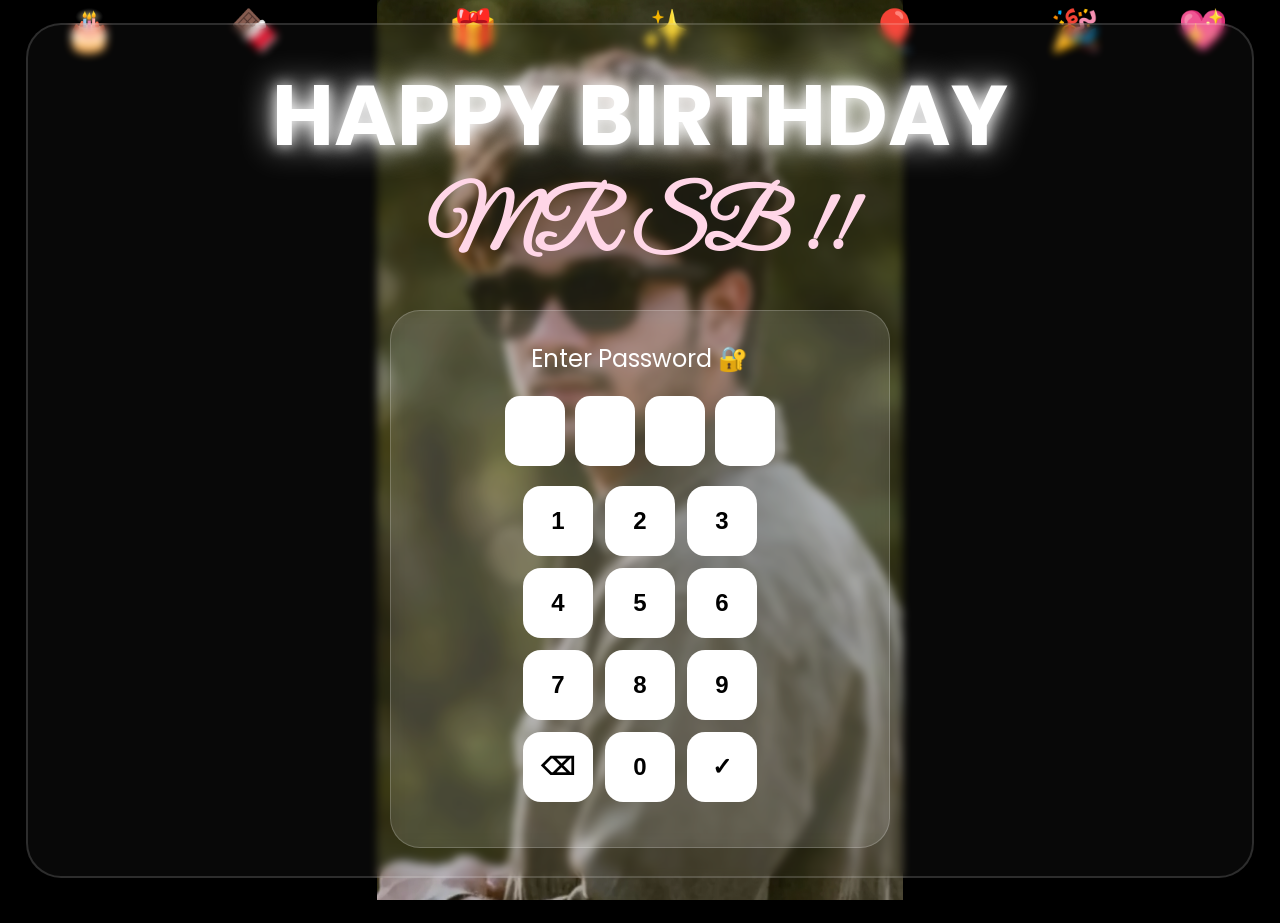
<file: her/index.html>
<!DOCTYPE html>
<html lang="en">
<head>
<meta charset="UTF-8">
<meta name="viewport" content="width=device-width, initial-scale=1.0">

<title>Happy Birthday MR SB</title>

<link rel="preconnect" href="https://fonts.googleapis.com">
<link rel="preconnect" href="https://fonts.gstatic.com" crossorigin>

<link href="https://fonts.googleapis.com/css2?family=Great+Vibes&family=Poppins:wght@300;400;500;600;700;800&display=swap" rel="stylesheet">

<link rel="stylesheet" href="style.css">

</head>
<body>

<!-- Background -->

<div class="bg"></div>
<div class="overlay"></div>

<!-- Floating Emojis -->

<div class="floating">

    <span>🎂</span>
    <span>🍫</span>
    <span>🎁</span>
    <span>✨</span>
    <span>🎈</span>
    <span>🎉</span>
    <span>💖</span>

</div>

<!-- Main Container -->

<div class="container">

    <h1>HAPPY BIRTHDAY</h1>

    <h2>MR SB !!</h2>

    <div class="card">

        <p class="title">
            Enter Password 🔐
        </p>

        <!-- Password Boxes -->

        <div class="otp">

            <input class="box" readonly>
            <input class="box" readonly>
            <input class="box" readonly>
            <input class="box" readonly>

        </div>

        <!-- Keypad -->

        <div class="keypad">

            <button onclick="addDigit('1')">1</button>
            <button onclick="addDigit('2')">2</button>
            <button onclick="addDigit('3')">3</button>

            <button onclick="addDigit('4')">4</button>
            <button onclick="addDigit('5')">5</button>
            <button onclick="addDigit('6')">6</button>

            <button onclick="addDigit('7')">7</button>
            <button onclick="addDigit('8')">8</button>
            <button onclick="addDigit('9')">9</button>

            <button onclick="removeDigit()">⌫</button>
            <button onclick="addDigit('0')">0</button>
            <button onclick="checkPassword()">✓</button>

        </div>

        <p id="result"></p>

    </div>

</div>

<!-- Teddy Section -->

<div id="teddySection">

    <img
        src="teddy.png.png"
        alt="Teddy"
        class="teddy"
    >

    <div class="bubble">

        <p id="typewriter"></p>

        <button id="nextBtn">
            🎁 Let's Go
        </button>

    </div>

</div>

<!-- Sounds -->

<audio id="bgMusic" loop>
    <source src="sounds/bg-music.mp3" type="audio/mpeg">
</audio>

<audio id="keySound">
    <source src="sounds/key.mp3" type="audio/mpeg">
</audio>

<audio id="successSound">
    <source src="sounds/success.mp3.wav" type="audio/wav">
</audio>

<audio id="typingSound">
    <source src="sounds/typing.wav" type="audio/wav">
</audio>

<script src="script.js"></script>

</body>
</html>
</file>
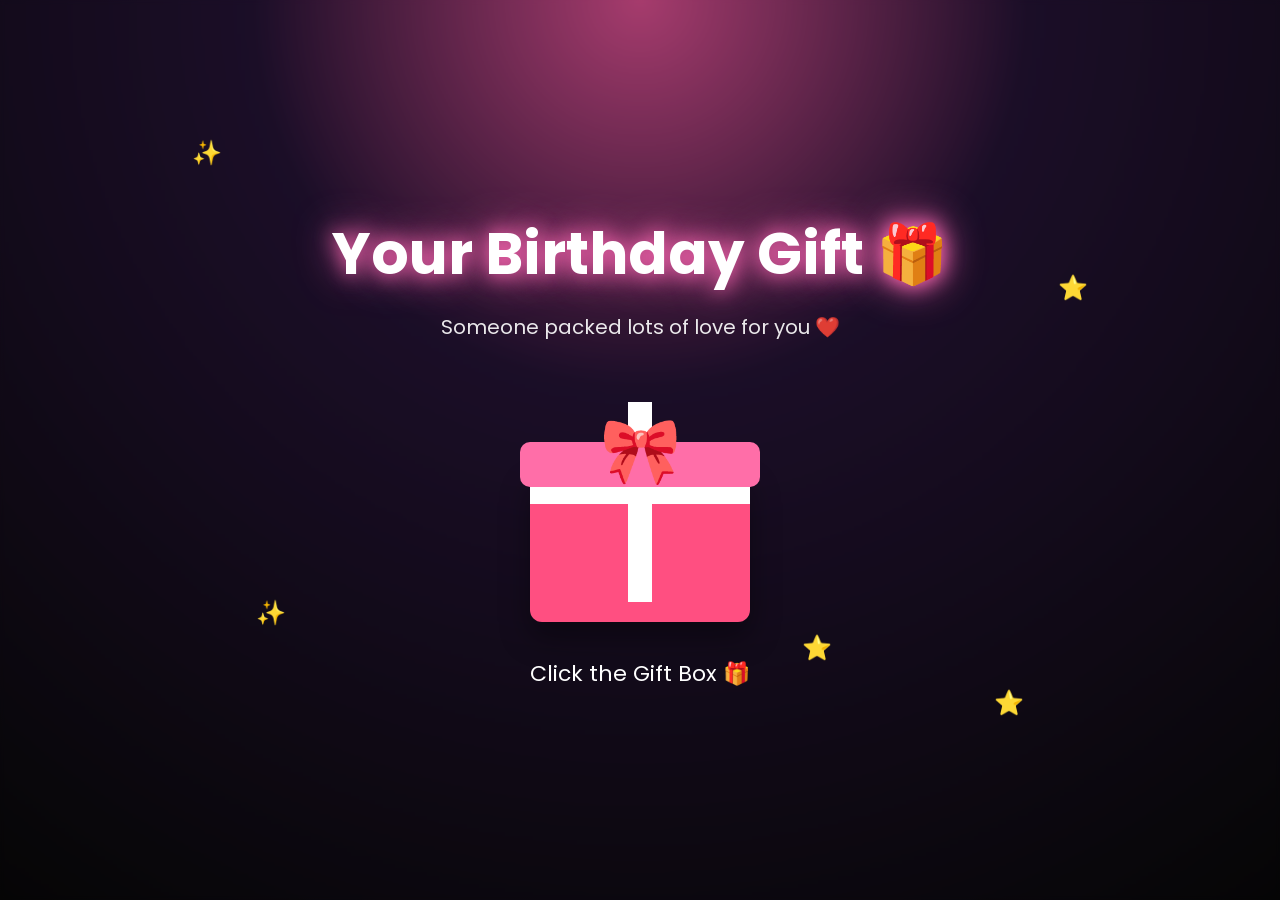
<file: her/gift/gift.html>
<!DOCTYPE html>
<html lang="en">

<head>

<meta charset="UTF-8">
<meta name="viewport" content="width=device-width, initial-scale=1.0">

<title>Your Birthday Gift</title>

<link rel="preconnect" href="https://fonts.googleapis.com">
<link rel="preconnect" href="https://fonts.gstatic.com" crossorigin>

<link href="https://fonts.googleapis.com/css2?family=Poppins:wght@300;400;600;700&display=swap" rel="stylesheet">

<link rel="stylesheet" href="gift.css">

</head>

<body>

<!-- Background -->

<div class="background"></div>
<div class="overlay"></div>

<!-- Hearts -->

<div class="hearts">

<span>💖</span>
<span>💕</span>
<span>💗</span>
<span>💘</span>
<span>❤️</span>
<span>💝</span>

</div>

<!-- Sparkles -->

<div class="sparkles">

<span>✨</span>
<span>⭐</span>
<span>✨</span>
<span>⭐</span>
<span>✨</span>
<span>⭐</span>

</div>

<!-- Confetti -->

<div id="confetti"></div>

<!-- Main -->

<div class="container">

<h1>Your Birthday Gift 🎁</h1>

<p class="subtitle">

Someone packed lots of love for you ❤️

</p>

<!-- Gift Box -->

<div id="giftBox">

<div class="lid"></div>

<div class="box"></div>

<div class="ribbon-v"></div>

<div class="ribbon-h"></div>

</div>

<p id="clickText">

Click the Gift Box 🎁

</p>

<!-- Cake -->

<div id="cakeSection">

<img src="cake.png" class="cake">

</div>

<!-- Teddy -->

<div id="teddySection">

<img src="../teddy.png.png" class="teddy">

<div class="bubble">

<p id="message"></p>

<button id="nextBtn">

💌 Continue

</button>

</div>

</div>

</div>

<!-- Sounds -->

<audio id="openSound">

<source src="../sounds/success.mp3.wav">

</audio>

<audio id="bgMusic" loop>

<source src="../sounds/bg-music.mp3">

</audio>

<audio id="typing">

<source src="../sounds/typing.wav">

</audio>

<script src="gift.js"></script>

</body>

</html>
</file>
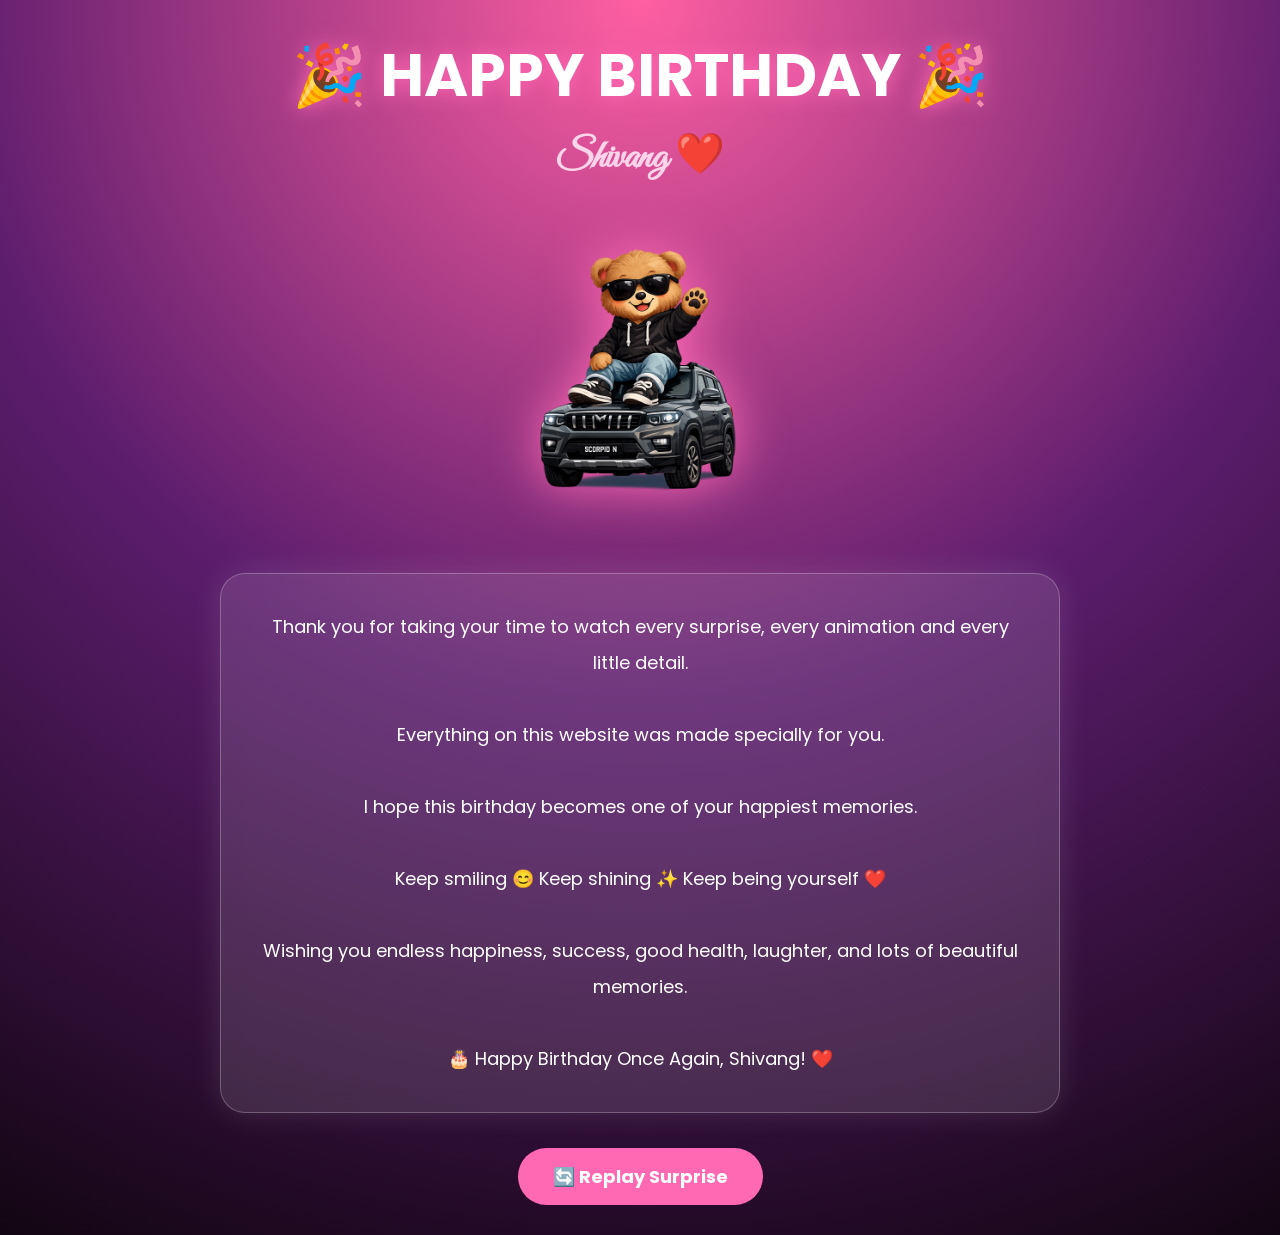
<file: her/memories/final.html>
<!DOCTYPE html>
<html lang="en">

<head>

    <meta charset="UTF-8">
    <meta name="viewport" content="width=device-width, initial-scale=1.0">

    <title>Happy Birthday Shivang ❤️</title>

    <link rel="preconnect" href="https://fonts.googleapis.com">

    <link href="https://fonts.googleapis.com/css2?family=Poppins:wght@300;400;600;700;800&family=Great+Vibes&display=swap" rel="stylesheet">

    <link rel="stylesheet" href="final.css">

</head>

<body>

    <!-- Background Music -->

    <audio id="bgMusic" autoplay loop>
        <source src="../sounds/bg-music.mp3" type="audio/mpeg">
    </audio>

    <!-- Floating Hearts -->

    <div class="hearts">

        <span>❤️</span>
        <span>💖</span>
        <span>💕</span>
        <span>💗</span>
        <span>💝</span>
        <span>🎈</span>
        <span>✨</span>
        <span>🎂</span>

    </div>

    <!-- Main Container -->

    <div class="container">

        <h1>🎉 HAPPY BIRTHDAY 🎉</h1>

        <h2>Shivang ❤️</h2>

        <img src="../teddy.png.png" class="teddy" alt="Teddy">

        <div class="message">

            <p>

                Thank you for taking your time to watch every surprise,
                every animation and every little detail.

                <br><br>

                Everything on this website was made specially for you.

                <br><br>

                I hope this birthday becomes one of your happiest memories.

                <br><br>

                Keep smiling 😊
                Keep shining ✨
                Keep being yourself ❤️

                <br><br>

                Wishing you endless happiness,
                success,
                good health,
                laughter,
                and lots of beautiful memories.

                <br><br>

                🎂 Happy Birthday Once Again, Shivang! ❤️

            </p>

        </div>

        <button id="replayBtn">

            🔄 Replay Surprise

        </button>

    </div>

    <script src="final.js"></script>

</body>

</html>
</file>
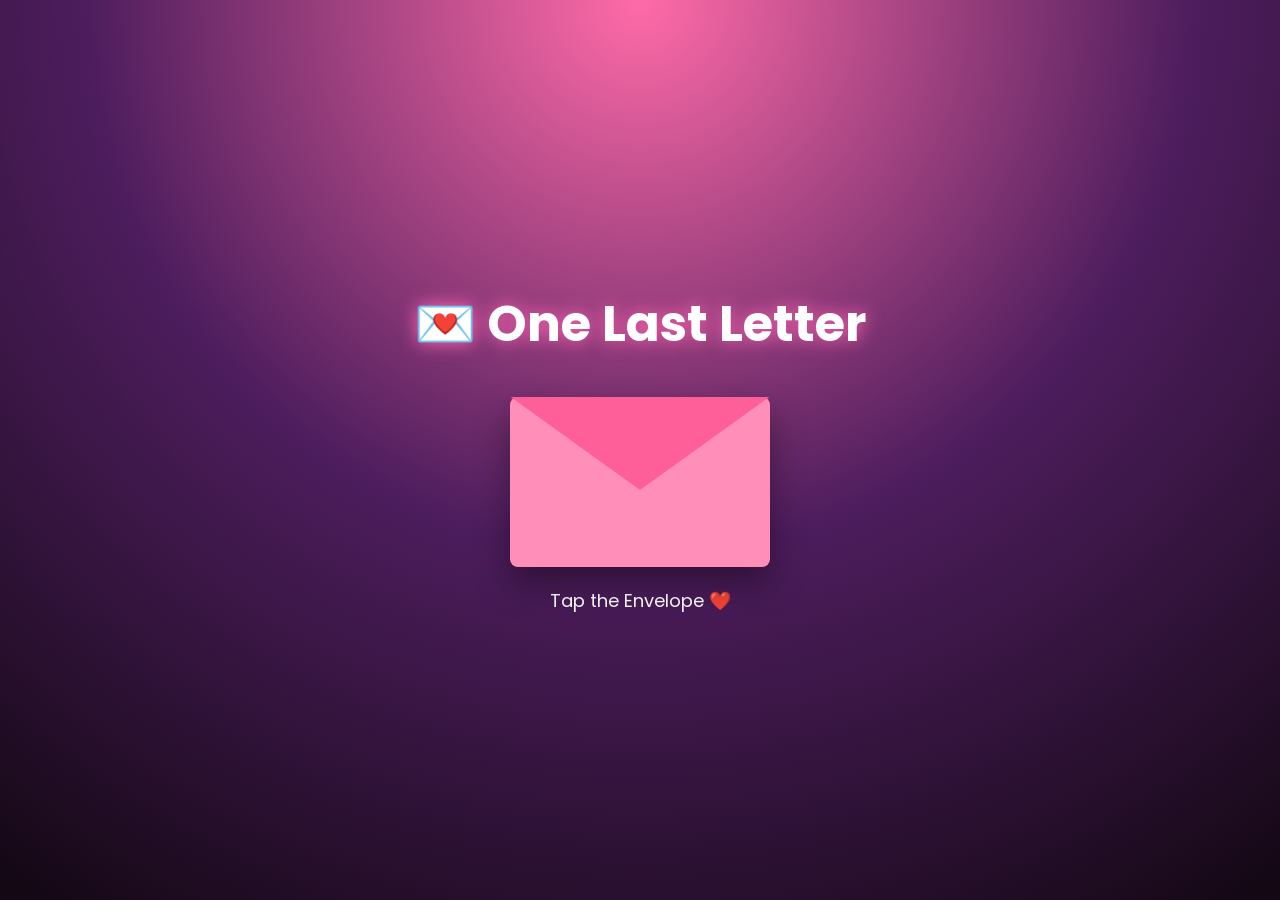
<file: her/memories/letter.html>
<!DOCTYPE html>
<html lang="en">

<head>

<meta charset="UTF-8">
<meta name="viewport" content="width=device-width, initial-scale=1.0">

<title>A Letter For You ❤️</title>

<link rel="preconnect" href="https://fonts.googleapis.com">

<link href="https://fonts.googleapis.com/css2?family=Poppins:wght@300;400;600;700&family=Dancing+Script:wght@700&display=swap" rel="stylesheet">

<link rel="stylesheet" href="letter.css">

</head>

<body>

<div class="background"></div>

<div class="hearts">

<span>💖</span>
<span>💕</span>
<span>❤️</span>
<span>💝</span>
<span>✨</span>
<span>🎈</span>

</div>

<div class="container">

<h1>💌 One Last Letter</h1>

<div id="envelope" class="envelope">

<div class="top"></div>

<div class="body"></div>

</div>

<p class="clickText">
Tap the Envelope ❤️
</p>

<div id="letter" class="letter">

<h2>Dear Shivang ❤️</h2>

<p id="letterText"></p>

<button id="continueBtn">

Continue 🎥

</button>

</div>

</div>

<script src="letter.js"></script>

</body>

</html>
</file>
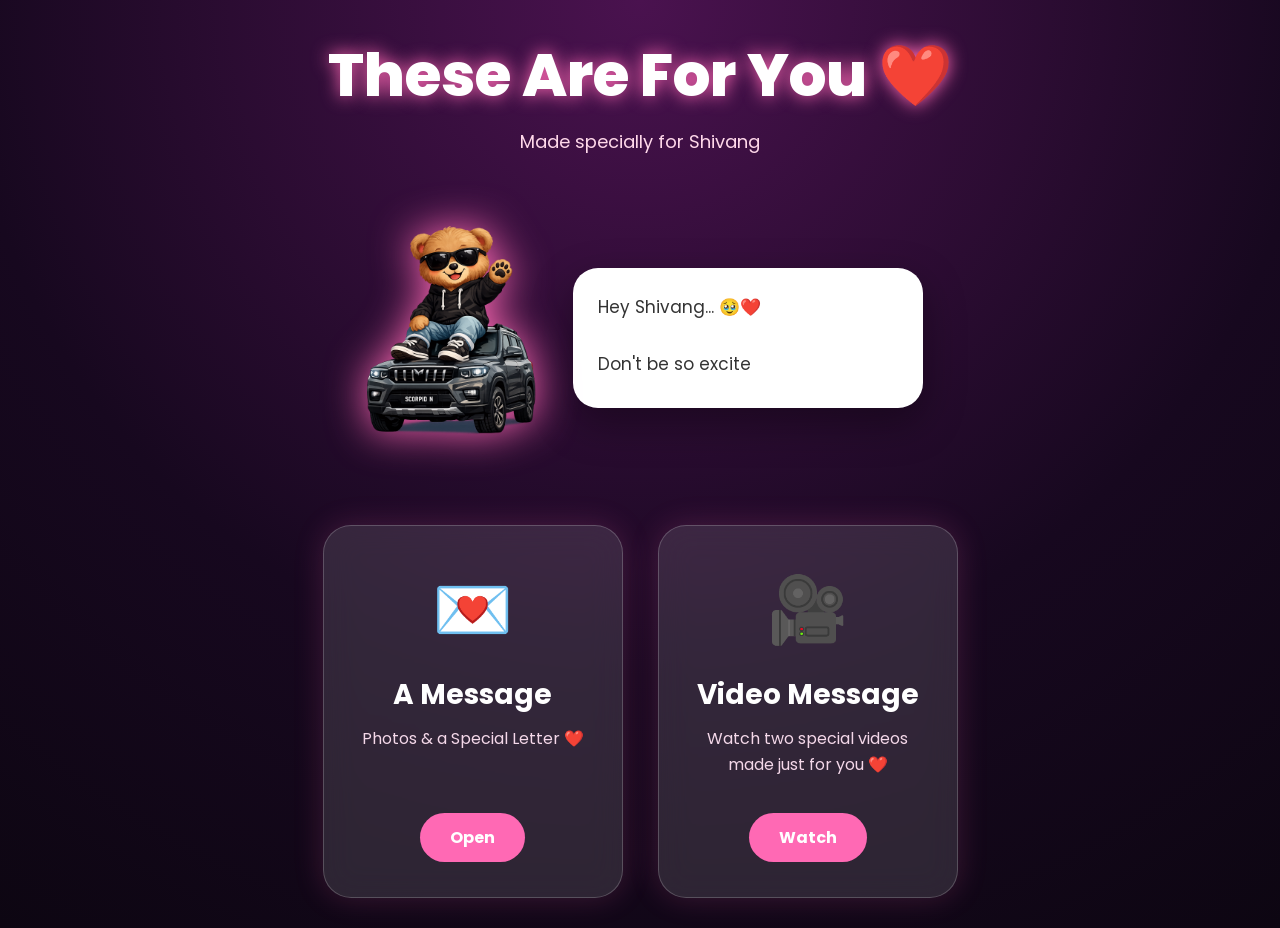
<file: her/memories/memories.html>
<!DOCTYPE html>
<html lang="en">

<head>

<meta charset="UTF-8">
<meta name="viewport" content="width=device-width, initial-scale=1.0">

<title>These Are For You ❤️</title>

<link rel="preconnect" href="https://fonts.googleapis.com">
<link rel="preconnect" href="https://fonts.gstatic.com" crossorigin>

<link href="https://fonts.googleapis.com/css2?family=Poppins:wght@300;400;500;600;700;800&family=Great+Vibes&display=swap" rel="stylesheet">

<link rel="stylesheet" href="memories.css">

</head>

<body>

<!-- Background Music -->

<audio id="bgMusic" autoplay loop>
    <source src="../sounds/bg-music.mp3" type="audio/mpeg">
</audio>

<audio id="typingSound">
    <source src="../sounds/typing.wav" type="audio/wav">
</audio>

<!-- Floating Hearts -->

<div class="floating">

<span>💖</span>
<span>🎈</span>
<span>✨</span>
<span>🎁</span>
<span>💝</span>
<span>💖</span>
<span>🎂</span>
<span>❤️</span>

</div>

<!-- Main Container -->

<div class="container">

<h1>These Are For You ❤️</h1>

<h2>
Made specially for Shivang
</h2>

<!-- Teddy -->

<div class="teddyArea">

<img
src="../teddy.png.png"
class="teddy">

<div class="bubble">

<p id="typingText"></p>

</div>

</div>

<!-- Cards -->

<div class="cards">

<div class="card" id="messageCard">

<div class="emoji">
💌
</div>

<h3>
A Message
</h3>

<p>
Photos & a Special Letter ❤️
</p>

<button>

Open

</button>

</div>

<div class="card" id="videoCard">

<div class="emoji">
🎥
</div>

<h3>
Video Message
</h3>

<p>
Watch two special videos
made just for you ❤️
</p>

<button>

Watch

</button>

</div>

</div>

</div>

<script src="memories.js"></script>

</body>

</html>
</file>
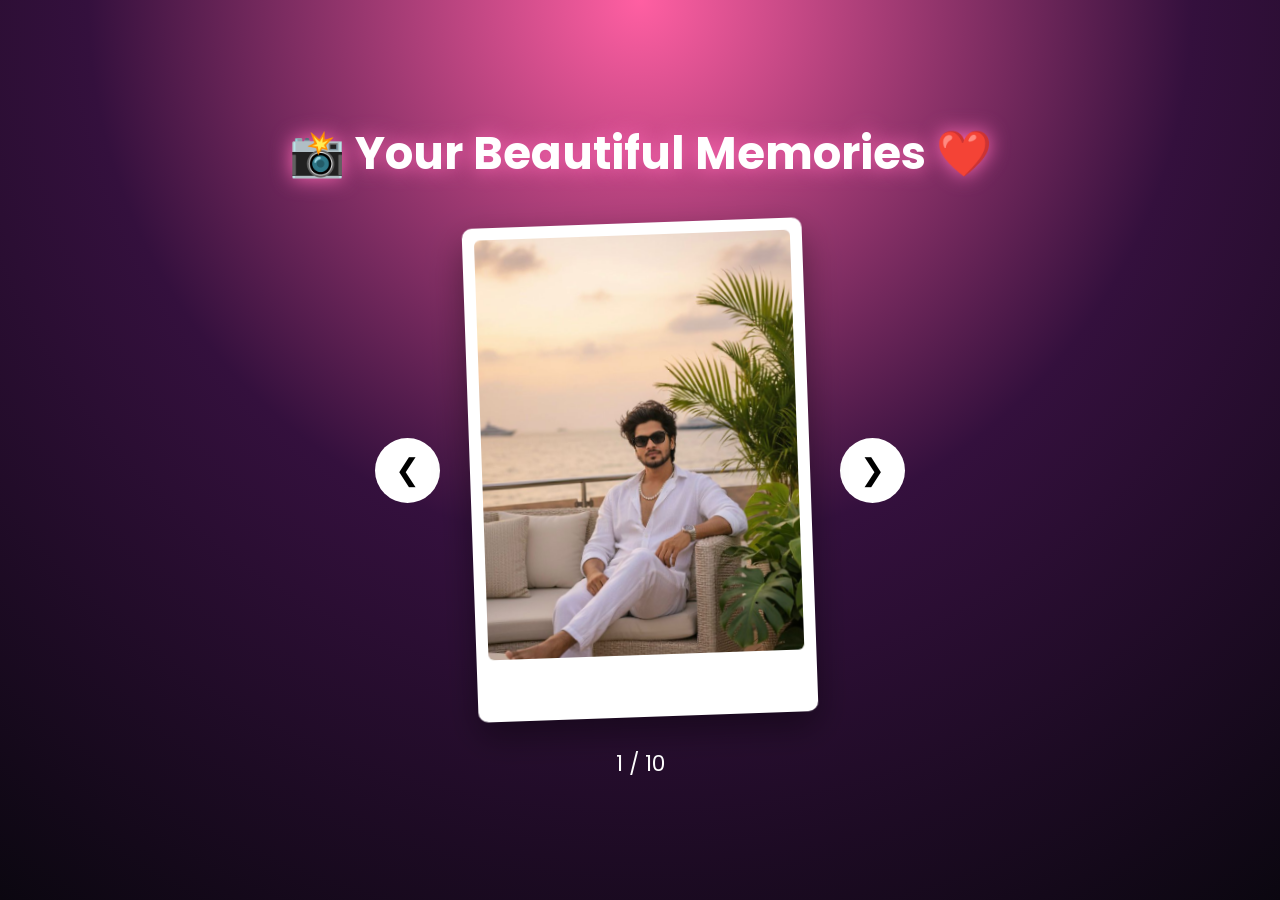
<file: her/memories/photos.html>
<!DOCTYPE html>
<html lang="en">

<head>

    <meta charset="UTF-8">
    <meta name="viewport" content="width=device-width, initial-scale=1.0">

    <title>Our Memories ❤️</title>

    <link rel="preconnect" href="https://fonts.googleapis.com">

    <link href="https://fonts.googleapis.com/css2?family=Poppins:wght@300;400;600;700&display=swap" rel="stylesheet">

    <link rel="stylesheet" href="photos.css">

</head>

<body>

    <!-- Background -->
    <div class="background"></div>

    <!-- Floating Hearts -->
    <div class="hearts">

        <span>💖</span>
        <span>💕</span>
        <span>💗</span>
        <span>💘</span>
        <span>❤️</span>
        <span>💝</span>
        <span>🎈</span>

    </div>

    <!-- Main Container -->
    <div class="container">

        <h1>📸 Your Beautiful Memories ❤️</h1>

        <div class="photoBox">

            <button id="prevBtn">❮</button>

            <div class="photoFrame">

                <img id="photo" src="photo1.jpg.jpeg" alt="Memory">

            </div>

            <button id="nextBtn">❯</button>

        </div>

        <p id="counter">1 / 10</p>

    </div>

    <script src="photos.js"></script>

</body>

</html>
</file>
<file: her/style.css>
*{
    margin:0;
    padding:0;
    box-sizing:border-box;
}

body{
    font-family:'Poppins',sans-serif;
    min-height:100vh;
    overflow:hidden;
    background:#000;
}

/* Background Photo */

.bg{
    position:fixed;
    inset:0;

    background:url("shivang.jpg.jpeg");
    background-size:contain;
    background-repeat:no-repeat;
    background-position:center center;

    background-color:#000;
}

/* Glass Overlay */

.overlay{
    position:fixed;
    inset:0;

    background:rgba(0,0,0,0.25);
}

/* Floating Emojis */

.floating{
    position:fixed;
    inset:0;
    pointer-events:none;
    z-index:2;
}

.floating span{
    position:absolute;
    font-size:40px;
    animation:floatUp 12s linear infinite;
}

.floating span:nth-child(1){
    left:5%;
    animation-delay:0s;
}

.floating span:nth-child(2){
    left:18%;
    animation-delay:2s;
}

.floating span:nth-child(3){
    left:35%;
    animation-delay:4s;
}

.floating span:nth-child(4){
    left:50%;
    animation-delay:1s;
}

.floating span:nth-child(5){
    left:68%;
    animation-delay:5s;
}

.floating span:nth-child(6){
    left:82%;
    animation-delay:3s;
}

.floating span:nth-child(7){
    left:92%;
    animation-delay:6s;
}

@keyframes floatUp{

    0%{
        transform:translateY(100vh) rotate(0deg);
        opacity:0;
    }

    15%{
        opacity:1;
    }

    100%{
        transform:translateY(-150px) rotate(360deg);
        opacity:0;
    }
}

/* Main Container */

.container{

    position:relative;
    z-index:10;

    width:96%;
    height:95vh;

    margin:2.5vh auto;

    border-radius:35px;

    border:2px solid rgba(255,255,255,0.15);

    background:rgba(255,255,255,0.03);

    backdrop-filter:blur(4px);

    display:flex;
    flex-direction:column;
    justify-content:center;
    align-items:center;

    text-align:center;
}

/* Heading */

h1{

    font-size:85px;
    color:white;

    text-shadow:
    0 0 15px white,
    0 0 35px white;

    animation:glow 2s infinite alternate;
}

@keyframes glow{

    from{

        text-shadow:
        0 0 10px white,
        0 0 20px pink;
    }

    to{

        text-shadow:
        0 0 20px white,
        0 0 40px hotpink,
        0 0 60px hotpink;
    }
}

h2{

    font-family:'Great Vibes',cursive;

    font-size:80px;

    color:#ffd6e7;

    margin-bottom:30px;
}

/* Card */

.card{

    width:90%;
    max-width:500px;

    background:rgba(255,255,255,0.12);

    backdrop-filter:blur(10px);

    border-radius:30px;

    padding:30px;

    border:1px solid rgba(255,255,255,.2);
}

.title{

    color:white;

    font-size:24px;

    margin-bottom:20px;
}

/* OTP */

.otp{

    display:flex;
    justify-content:center;
    gap:10px;

    margin-bottom:20px;
}

.box{

    width:60px;
    height:70px;

    border:none;

    border-radius:15px;

    text-align:center;

    font-size:30px;

    font-weight:bold;

    background:white;
}

/* Keypad */

.keypad{

    display:grid;

    grid-template-columns:repeat(3,70px);

    gap:12px;

    justify-content:center;
}

.keypad button{

    width:70px;
    height:70px;

    border:none;

    border-radius:18px;

    background:white;

    font-size:24px;

    font-weight:700;

    cursor:pointer;

    transition:.3s;
}

.keypad button:hover{

    transform:scale(1.05);
}

/* Result */

#result{

    color:white;

    margin-top:15px;

    font-weight:600;
}

/* Teddy Section */

#teddySection{

    display:none;

    position:fixed;

    bottom:20px;

    left:50%;

    transform:translateX(-50%);

    z-index:100;

    align-items:flex-end;

    gap:20px;
}

.teddy{

    width:280px;

    animation:bounce 2s infinite;
}

@keyframes bounce{

    0%,100%{
        transform:translateY(0);
    }

    50%{
        transform:translateY(-15px);
    }
}

.bubble{

    width:340px;

    background:white;

    border-radius:20px;

    padding:20px;

    box-shadow:0 10px 25px rgba(0,0,0,.25);
}

#typewriter{

    min-height:120px;

    color:#333;

    line-height:1.6;
}

#nextBtn{

    display:none;

    margin-top:15px;

    padding:12px 20px;

    border:none;

    border-radius:30px;

    background:#ff5f9e;

    color:white;

    cursor:pointer;

    font-weight:bold;
}

/* Mobile */

@media(max-width:768px){

    h1{
        font-size:40px;
    }

    h2{
        font-size:45px;
    }

    .card{
        width:95%;
        padding:20px;
    }

    .box{
        width:45px;
        height:55px;
    }

    .keypad{
        grid-template-columns:repeat(3,55px);
    }

    .keypad button{
        width:55px;
        height:55px;
        font-size:20px;
    }

    .teddy{
        width:150px;
    }

    .bubble{
        width:220px;
    }
}
</file>
<file: her/gift/gift.css>
/* ===========================
   RESET
=========================== */

*{
    margin:0;
    padding:0;
    box-sizing:border-box;
}

body{

    font-family:'Poppins',sans-serif;

    overflow:hidden;

    height:100vh;

    display:flex;
    justify-content:center;
    align-items:center;

    background:#090909;

}

/* ===========================
   BACKGROUND
=========================== */

.background{

    position:fixed;
    inset:0;

    background:
    radial-gradient(circle at top,#ff5ca8 0%,#2a163d 35%,#090909 100%);

    z-index:-3;

}

.overlay{

    position:fixed;
    inset:0;

    background:rgba(0,0,0,.35);

    backdrop-filter:blur(2px);

    z-index:-2;

}

/* ===========================
   MAIN CONTAINER
=========================== */

.container{

    width:100%;
    height:100vh;

    display:flex;
    flex-direction:column;

    justify-content:center;
    align-items:center;

    text-align:center;

}

h1{

    color:white;

    font-size:58px;

    font-weight:700;

    text-shadow:
    0 0 20px hotpink,
    0 0 40px hotpink;

}

.subtitle{

    color:white;

    margin-top:15px;

    font-size:20px;

    opacity:.9;

    margin-bottom:60px;

}

/* ===========================
   GIFT BOX
=========================== */

#giftBox{

    position:relative;

    width:220px;

    height:220px;

    cursor:pointer;

    animation:giftShake 2s infinite;

}

.box{

    position:absolute;

    bottom:0;

    width:220px;

    height:150px;

    background:#ff4f81;

    border-radius:12px;

    box-shadow:
    0 15px 30px rgba(0,0,0,.4);

}

.lid{

    position:absolute;

    top:40px;

    width:240px;

    left:-10px;

    height:45px;

    background:#ff6ea8;

    border-radius:10px;

    transition:1s;

    z-index:5;

}

.ribbon-v{

    position:absolute;

    left:98px;

    width:24px;

    height:200px;

    background:white;

    z-index:3;

}

.ribbon-h{

    position:absolute;

    top:82px;

    width:220px;

    height:20px;

    background:white;

    z-index:3;

}

#giftBox::before{

    content:"🎀";

    position:absolute;

    top:0;

    left:50%;

    transform:translateX(-50%);

    font-size:65px;

    z-index:10;

}

/* ===========================
   CLICK TEXT
=========================== */

#clickText{

    color:white;

    margin-top:35px;

    font-size:22px;

    animation:blink 1.5s infinite;

}

/* ===========================
   ANIMATIONS
=========================== */

@keyframes blink{

    50%{

        opacity:.4;

    }

}

@keyframes giftShake{

    0%,100%{

        transform:rotate(0deg);

    }

    20%{

        transform:rotate(-5deg);

    }

    40%{

        transform:rotate(5deg);

    }

    60%{

        transform:rotate(-3deg);

    }

    80%{

        transform:rotate(3deg);

    }

}
/* ===========================
   CAKE SECTION
=========================== */

#cakeSection{

    display:none;

    margin-top:40px;

    animation:cakeAppear 1.2s ease forwards;

}

.cake{

    width:280px;
    max-width:80vw;

    filter:
    drop-shadow(0 0 20px #ffb6d9)
    drop-shadow(0 0 45px #ff69b4);

    animation:
    cakeBounce 2s infinite;
}

@keyframes cakeAppear{

    0%{

        opacity:0;
        transform:scale(.2) translateY(200px);

    }

    100%{

        opacity:1;
        transform:scale(1) translateY(0);

    }

}

@keyframes cakeBounce{

    0%,100%{

        transform:translateY(0);

    }

    50%{

        transform:translateY(-12px);

    }

}

/* ===========================
   TEDDY SECTION
=========================== */

#teddySection{

    display:none;

    margin-top:30px;

    align-items:center;

    justify-content:center;

    gap:25px;

    animation:teddyEntry 1s ease;

}

.teddy{

    width:220px;

    animation:
    teddyWave 2.5s infinite;

}

@keyframes teddyEntry{

    from{

        opacity:0;

        transform:
        translateX(-250px);

    }

    to{

        opacity:1;

        transform:
        translateX(0);

    }

}

@keyframes teddyWave{

    0%,100%{

        transform:rotate(0deg);

    }

    25%{

        transform:rotate(-5deg);

    }

    75%{

        transform:rotate(5deg);

    }

}

/* ===========================
   SPEECH BUBBLE
=========================== */

.bubble{

    width:320px;

    background:white;

    padding:22px;

    border-radius:20px;

    box-shadow:
    0 15px 30px rgba(0,0,0,.3);

    animation:bubblePop .8s ease;

}

.bubble p{

    color:#333;

    font-size:18px;

    line-height:1.6;

    min-height:90px;

}

@keyframes bubblePop{

    from{

        transform:scale(0);

        opacity:0;

    }

    to{

        transform:scale(1);

        opacity:1;

    }

}

/* ===========================
   BUTTON
=========================== */

#nextBtn{

    margin-top:20px;

    padding:14px 30px;

    border:none;

    border-radius:35px;

    background:#ff4f81;

    color:white;

    font-size:17px;

    font-weight:700;

    cursor:pointer;

    transition:.35s;

    display:none;

}

#nextBtn:hover{

    transform:scale(1.08);

    background:#ff2d6f;

}

/* ===========================
   HEARTS
=========================== */

.hearts{

    position:fixed;

    inset:0;

    pointer-events:none;

    overflow:hidden;

}

.hearts span{

    position:absolute;

    bottom:-100px;

    font-size:28px;

    animation:heartFloat 8s linear infinite;

}

.hearts span:nth-child(1){left:8%;animation-delay:0s;}
.hearts span:nth-child(2){left:22%;animation-delay:1s;}
.hearts span:nth-child(3){left:40%;animation-delay:2s;}
.hearts span:nth-child(4){left:58%;animation-delay:3s;}
.hearts span:nth-child(5){left:74%;animation-delay:4s;}
.hearts span:nth-child(6){left:90%;animation-delay:5s;}

@keyframes heartFloat{

    0%{

        transform:
        translateY(0) scale(.5);

        opacity:0;

    }

    20%{

        opacity:1;

    }

    100%{

        transform:
        translateY(-120vh)
        rotate(360deg)
        scale(1.2);

        opacity:0;

    }

}

/* ===========================
   SPARKLES
=========================== */

.sparkles{

    position:fixed;

    inset:0;

    pointer-events:none;

}

.sparkles span{

    position:absolute;

    font-size:24px;

    animation:sparkle 2s infinite alternate;

}

.sparkles span:nth-child(1){top:15%;left:15%;}
.sparkles span:nth-child(2){top:30%;right:15%;}
.sparkles span:nth-child(3){bottom:30%;left:20%;}
.sparkles span:nth-child(4){bottom:20%;right:20%;}
.sparkles span:nth-child(5){top:55%;left:50%;}
.sparkles span:nth-child(6){top:70%;right:35%;}

@keyframes sparkle{

    from{

        opacity:.4;

        transform:scale(.8);

    }

    to{

        opacity:1;

        transform:scale(1.4);

    }

}

/* ===========================
   CONFETTI
=========================== */

#confetti{

    position:fixed;

    inset:0;

    pointer-events:none;

    overflow:hidden;

}

/* ===========================
   MOBILE RESPONSIVE
=========================== */

@media (max-width:768px){

    body{
        overflow-y:auto;
    }

    .container{
        padding:30px 15px;
        height:auto;
        min-height:100vh;
    }

    h1{
        font-size:34px;
        line-height:1.2;
    }

    .subtitle{
        font-size:16px;
        margin-bottom:30px;
    }

    #giftBox{
        transform:scale(.75);
    }

    .cake{
        width:220px;
        max-width:90%;
    }

    #teddySection{
        flex-direction:column;
        gap:20px;
    }

    .teddy{
        width:180px;
    }

    .bubble{
        width:95%;
        max-width:350px;
        padding:18px;
    }

    .bubble p{
        font-size:16px;
    }

    #nextBtn{
        width:100%;
    }

}

@keyframes fall{

    from{

        transform:
        translateY(-50px)
        rotate(0deg);

        opacity:1;

    }

    to{

        transform:
        translateY(120vh)
        rotate(720deg);

        opacity:0;

    }

}
</file>
<file: her/memories/final.css>
*{
    margin:0;
    padding:0;
    box-sizing:border-box;
    font-family:'Poppins',sans-serif;
}

body{

    min-height:100vh;
    overflow:hidden;

    display:flex;
    justify-content:center;
    align-items:center;

    background:radial-gradient(circle at top,#ff5fa2,#5c1d6d,#120512);

    position:relative;

}

/* Floating Hearts */

.hearts{

    position:fixed;
    inset:0;

    pointer-events:none;
    overflow:hidden;

}

.hearts span{

    position:absolute;

    bottom:-100px;

    font-size:28px;

    animation:float 10s linear infinite;

}

.hearts span:nth-child(1){left:5%;animation-delay:0s;}
.hearts span:nth-child(2){left:18%;animation-delay:2s;}
.hearts span:nth-child(3){left:30%;animation-delay:5s;}
.hearts span:nth-child(4){left:45%;animation-delay:1s;}
.hearts span:nth-child(5){left:60%;animation-delay:4s;}
.hearts span:nth-child(6){left:75%;animation-delay:3s;}
.hearts span:nth-child(7){left:88%;animation-delay:6s;}
.hearts span:nth-child(8){left:96%;animation-delay:2s;}

@keyframes float{

0%{

transform:translateY(0) rotate(0deg);
opacity:0;

}

20%{

opacity:1;

}

100%{

transform:translateY(-120vh) rotate(360deg);
opacity:0;

}

}

/* Container */

.container{

    width:100%;
    max-width:900px;

    text-align:center;

    padding:30px;

}

/* Heading */

h1{

    font-size:60px;

    color:white;

    text-shadow:0 0 20px hotpink;

}

h2{

    margin-top:10px;

    font-size:40px;

    color:#ffd4ea;

    font-family:'Great Vibes',cursive;

}

/* Teddy */

.teddy{

    width:220px;

    margin:30px auto;

    display:block;

    animation:wave 2s infinite;

    filter:drop-shadow(0 0 25px hotpink);

}

@keyframes wave{

0%,100%{

transform:rotate(0deg);

}

50%{

transform:rotate(6deg);

}

}

/* Message */

.message{

    background:rgba(255,255,255,.12);

    backdrop-filter:blur(12px);

    border:1px solid rgba(255,255,255,.25);

    border-radius:25px;

    padding:35px;

    color:white;

    line-height:2;

    font-size:18px;

    margin-top:20px;

    box-shadow:0 0 30px rgba(255,255,255,.12);

}

/* Button */

#replayBtn{

    margin-top:35px;

    padding:15px 35px;

    border:none;

    border-radius:40px;

    background:hotpink;

    color:white;

    font-size:18px;

    font-weight:700;

    cursor:pointer;

    transition:.3s;

}

#replayBtn:hover{

    transform:scale(1.06);

    background:#ff2d87;

}

/* Mobile */

@media(max-width:768px){

body{

overflow:auto;

}

.container{

padding:20px;

}

h1{

font-size:38px;

}

h2{

font-size:30px;

}

.teddy{

width:160px;

}

.message{

font-size:16px;

padding:22px;

line-height:1.8;

}

#replayBtn{

width:100%;

max-width:300px;

}

}
</file>
<file: her/memories/letter.css>
/* ===========================
   RESET
=========================== */

*{
    margin:0;
    padding:0;
    box-sizing:border-box;
    font-family:'Poppins',sans-serif;
}

body{

    min-height:100vh;

    display:flex;

    justify-content:center;

    align-items:center;

    overflow:hidden;

    background:#0d0612;

    position:relative;

}

/* ===========================
   BACKGROUND
=========================== */

.background{

    position:fixed;

    inset:0;

    background:
    radial-gradient(circle at top,#ff6ba8,#4d1d5d,#120712);

    z-index:-2;

}

/* ===========================
   FLOATING HEARTS
=========================== */

.hearts{

    position:fixed;

    inset:0;

    overflow:hidden;

    pointer-events:none;

}

.hearts span{

    position:absolute;

    bottom:-80px;

    font-size:28px;

    animation:floatHeart 10s linear infinite;

}

.hearts span:nth-child(1){left:8%;animation-delay:0s;}
.hearts span:nth-child(2){left:24%;animation-delay:2s;}
.hearts span:nth-child(3){left:42%;animation-delay:4s;}
.hearts span:nth-child(4){left:60%;animation-delay:1s;}
.hearts span:nth-child(5){left:78%;animation-delay:5s;}
.hearts span:nth-child(6){left:92%;animation-delay:3s;}

@keyframes floatHeart{

    from{

        transform:translateY(0) rotate(0deg);

        opacity:0;

    }

    20%{

        opacity:1;

    }

    to{

        transform:translateY(-120vh) rotate(360deg);

        opacity:0;

    }

}

/* ===========================
   CONTAINER
=========================== */

.container{

    text-align:center;

    padding:20px;

}

.container h1{

    color:white;

    font-size:50px;

    text-shadow:0 0 18px hotpink;

    margin-bottom:35px;

}

/* ===========================
   ENVELOPE
=========================== */

.envelope{

    width:260px;

    height:170px;

    margin:auto;

    position:relative;

    cursor:pointer;

    transition:.5s;

}

.body{

    position:absolute;

    width:100%;

    height:100%;

    background:#ff8fb8;

    border-radius:8px;

    box-shadow:0 15px 35px rgba(0,0,0,.4);

}

.top{

    position:absolute;

    width:100%;

    height:100%;

    background:#ff5f98;

    clip-path:polygon(0 0,100% 0,50% 55%);

    transform-origin:top;

    transition:.8s;

    z-index:5;

}

.envelope.open .top{

    transform:rotateX(180deg);

}

.clickText{

    color:white;

    margin-top:20px;

    font-size:18px;

}

/* ===========================
   LETTER
=========================== */

.letter{

    width:90%;

    max-width:700px;

    margin:35px auto;

    background:white;

    color:#333;

    border-radius:18px;

    padding:35px;

    display:none;

    animation:pop .8s ease;

}

@keyframes pop{

    from{

        opacity:0;

        transform:translateY(80px) scale(.8);

    }

    to{

        opacity:1;

        transform:translateY(0) scale(1);

    }

}

.letter h2{

    font-family:'Dancing Script',cursive;

    color:#ff2f82;

    font-size:42px;

    margin-bottom:20px;

}

#letterText{

    text-align:left;

    line-height:1.8;

    white-space:pre-line;

    min-height:180px;

}

#continueBtn{

    margin-top:25px;

    padding:14px 32px;

    border:none;

    border-radius:30px;

    background:#ff3f84;

    color:white;

    cursor:pointer;

    font-size:16px;

    font-weight:700;

    transition:.3s;

    display:none;

}

#continueBtn:hover{

    transform:scale(1.05);

    background:#ff1468;

}

/* ===========================
   MOBILE
=========================== */

@media(max-width:768px){

    body{

        overflow:auto;

    }

    .container h1{

        font-size:34px;

    }

    .envelope{

        width:220px;

        height:145px;

    }

    .letter{

        padding:22px;

    }

    .letter h2{

        font-size:32px;

    }

    #letterText{

        font-size:15px;

    }

}
</file>
<file: her/memories/memories.css>
/* ===========================
   RESET
=========================== */

*{
    margin:0;
    padding:0;
    box-sizing:border-box;
    font-family:'Poppins',sans-serif;
}

body{

    width:100%;
    min-height:100vh;

    overflow:hidden;

    background:
    radial-gradient(circle at top,#4a124f,#17081f 60%,#0d0612);

    color:white;

    position:relative;
}

/* ===========================
   FLOATING EMOJIS
=========================== */

.floating{

    position:fixed;
    inset:0;
    pointer-events:none;
    overflow:hidden;
}

.floating span{

    position:absolute;
    bottom:-60px;
    font-size:28px;

    animation:float 12s linear infinite;
}

.floating span:nth-child(1){left:6%;animation-delay:0s;}
.floating span:nth-child(2){left:18%;animation-delay:2s;}
.floating span:nth-child(3){left:32%;animation-delay:5s;}
.floating span:nth-child(4){left:46%;animation-delay:1s;}
.floating span:nth-child(5){left:60%;animation-delay:6s;}
.floating span:nth-child(6){left:74%;animation-delay:3s;}
.floating span:nth-child(7){left:86%;animation-delay:8s;}
.floating span:nth-child(8){left:95%;animation-delay:4s;}

@keyframes float{

    0%{
        transform:translateY(0) rotate(0deg);
        opacity:0;
    }

    20%{
        opacity:1;
    }

    100%{
        transform:translateY(-120vh) rotate(360deg);
        opacity:0;
    }

}

/* ===========================
   CONTAINER
=========================== */

.container{

    width:100%;
    min-height:100vh;

    display:flex;
    flex-direction:column;
    align-items:center;
    justify-content:center;

    padding:30px;
}

/* ===========================
   HEADING
=========================== */

h1{

    font-size:60px;
    font-weight:800;

    color:white;

    text-shadow:
    0 0 18px hotpink;

}

h2{

    margin-top:8px;

    color:#ffd8ea;

    font-size:18px;

    font-weight:400;

}

/* ===========================
   TEDDY AREA
=========================== */

.teddyArea{

    display:flex;
    align-items:center;
    justify-content:center;

    gap:25px;

    margin-top:40px;

}

.teddy{

    width:190px;

    animation:wave 2s infinite;

    filter:drop-shadow(0 0 20px hotpink);

}

@keyframes wave{

    0%,100%{

        transform:rotate(0deg);

    }

    25%{

        transform:rotate(-5deg);

    }

    75%{

        transform:rotate(5deg);

    }

}

/* ===========================
   SPEECH BUBBLE
=========================== */

.bubble{

    width:350px;

    padding:25px;

    background:white;

    color:#333;

    border-radius:25px;

    box-shadow:
    0 15px 40px rgba(0,0,0,.35);

}

.bubble p{

    line-height:1.7;

    min-height:90px;

    font-size:17px;

}
/* ===========================
   CARDS
=========================== */

.cards{

    display:flex;
    justify-content:center;
    align-items:center;
    gap:35px;

    margin-top:45px;

    flex-wrap:wrap;

}

.card{

    width:300px;

    background:rgba(255,255,255,.12);

    backdrop-filter:blur(16px);

    border:1px solid rgba(255,255,255,.2);

    border-radius:28px;

    padding:35px 25px;

    text-align:center;

    transition:.4s;

    cursor:pointer;

    box-shadow:
    0 0 30px rgba(255,105,180,.18);

}

.card:hover{

    transform:
    translateY(-10px)
    scale(1.04);

    box-shadow:
    0 0 35px hotpink;

}

.emoji{

    font-size:65px;

    margin-bottom:15px;

}

.card h3{

    font-size:28px;

    margin-bottom:10px;

}

.card p{

    color:#f4d8e9;

    line-height:1.6;

    min-height:65px;

}

.card button{

    margin-top:22px;

    padding:12px 30px;

    border:none;

    border-radius:35px;

    background:hotpink;

    color:white;

    font-size:16px;

    font-weight:700;

    cursor:pointer;

    transition:.3s;

}

.card button:hover{

    transform:scale(1.08);

    background:#ff2d87;

}

/* ===========================
   MOBILE
=========================== */

@media(max-width:768px){

    body{

        overflow:auto;

    }

    .container{

        padding:25px 18px;

    }

    h1{

        font-size:38px;

        text-align:center;

    }

    h2{

        text-align:center;

        font-size:15px;

    }

    .teddyArea{

        flex-direction:column;

        margin-top:25px;

    }

    .teddy{

        width:150px;

    }

    .bubble{

        width:100%;

        max-width:330px;

        padding:18px;

    }

    .bubble p{

        font-size:15px;

    }

    .cards{

        flex-direction:column;

        gap:20px;

        margin-top:30px;

    }

    .card{

        width:100%;

        max-width:330px;

    }

}
</file>
<file: her/memories/photos.css>
/* ===========================
   RESET
=========================== */

*{
    margin:0;
    padding:0;
    box-sizing:border-box;
    font-family:'Poppins',sans-serif;
}

body{

    min-height:100vh;

    display:flex;

    justify-content:center;

    align-items:center;

    overflow:hidden;

    background:#111;

}

/* ===========================
   BACKGROUND
=========================== */

.background{

    position:fixed;

    inset:0;

    background:
    radial-gradient(circle at top,#ff5fa2,#34103d,#0b0710);

    z-index:-3;

}

/* ===========================
   CONTAINER
=========================== */

.container{

    width:100%;

    text-align:center;

    padding:20px;

}

.container h1{

    color:white;

    font-size:45px;

    text-shadow:0 0 20px hotpink;

    margin-bottom:35px;

}

/* ===========================
   PHOTO BOX
=========================== */

.photoBox{

    display:flex;

    align-items:center;

    justify-content:center;

    gap:30px;

}

.photoFrame{

    width:340px;

    background:white;

    padding:12px 12px 55px;

    border-radius:10px;

    box-shadow:
    0 15px 35px rgba(0,0,0,.4);

    transform:rotate(-2deg);

    transition:.5s;

}

.photoFrame:hover{

    transform:
    rotate(0deg)
    scale(1.03);

}

.photoFrame img{

    width:100%;

    height:420px;

    object-fit:cover;

    border-radius:6px;

}

/* ===========================
   BUTTONS
=========================== */

button{

    width:65px;

    height:65px;

    border:none;

    border-radius:50%;

    background:white;

    font-size:30px;

    cursor:pointer;

    transition:.3s;

}

button:hover{

    transform:scale(1.1);

    background:hotpink;

    color:white;

}

/* ===========================
   COUNTER
=========================== */

#counter{

    color:white;

    margin-top:30px;

    font-size:22px;

}
/* ===========================
   FLOATING HEARTS
=========================== */

.hearts{

    position:fixed;
    inset:0;

    pointer-events:none;

    overflow:hidden;

}

.hearts span{

    position:absolute;

    bottom:-100px;

    font-size:28px;

    animation:floatHeart 10s linear infinite;

}

.hearts span:nth-child(1){left:8%;animation-delay:0s;}
.hearts span:nth-child(2){left:20%;animation-delay:2s;}
.hearts span:nth-child(3){left:35%;animation-delay:5s;}
.hearts span:nth-child(4){left:50%;animation-delay:1s;}
.hearts span:nth-child(5){left:65%;animation-delay:4s;}
.hearts span:nth-child(6){left:80%;animation-delay:7s;}
.hearts span:nth-child(7){left:92%;animation-delay:3s;}

@keyframes floatHeart{

    0%{

        transform:translateY(0) rotate(0deg);

        opacity:0;

    }

    20%{

        opacity:1;

    }

    100%{

        transform:translateY(-120vh) rotate(360deg);

        opacity:0;

    }

}

/* ===========================
   PHOTO CHANGE ANIMATION
=========================== */

.photoFrame img{

    animation:fadePhoto .6s ease;

}

@keyframes fadePhoto{

    from{

        opacity:0;

        transform:scale(.92);

    }

    to{

        opacity:1;

        transform:scale(1);

    }

}

/* ===========================
   MOBILE
=========================== */

@media(max-width:768px){

    .container h1{

        font-size:28px;

        margin-bottom:25px;

    }

    .photoBox{

        gap:12px;

    }

    .photoFrame{

        width:230px;

        padding:10px 10px 40px;

    }

    .photoFrame img{

        height:300px;

    }

    button{

        width:48px;

        height:48px;

        font-size:22px;

    }

    #counter{

        font-size:18px;

    }

}
</file>
